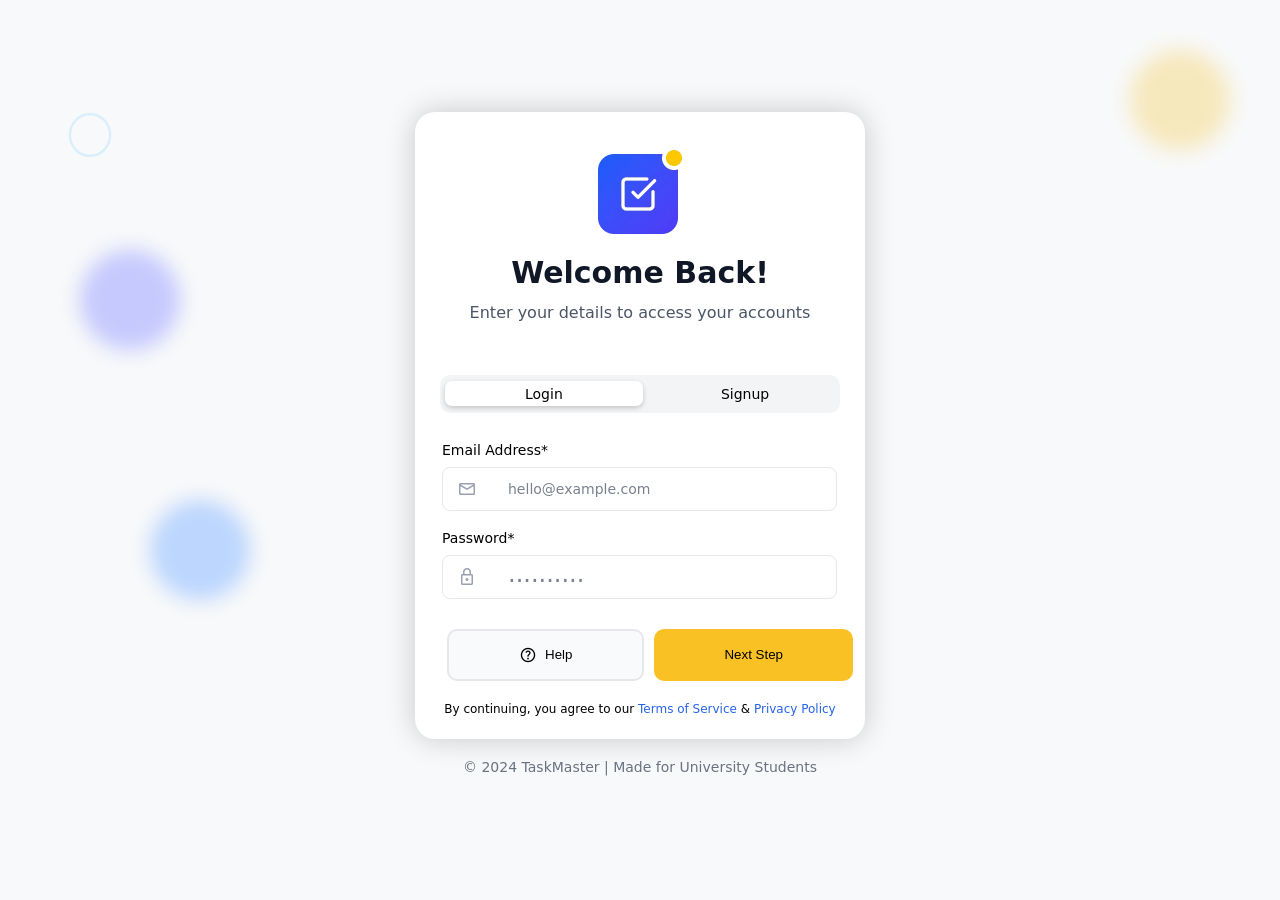
<file: index.html>
<!DOCTYPE html>
<html lang="en">
<head>
    <link rel="icon" type="image/x-icon" href="favicon.ico">
     <link rel="stylesheet" href="components/background/background.css">
     <link rel="stylesheet" href="modules/login/login.css">
     <link rel="stylesheet" href="components/buttons/buttons.css">
</head>
<body>

    <div data-import="components/background/background.html"></div> 
    <div data-import="modules/login/login.html"></div>

    


    <script src="assest/js/global.js"></script>
    <script src="modules/login/login.js"></script>
</body>
</html>
</file>
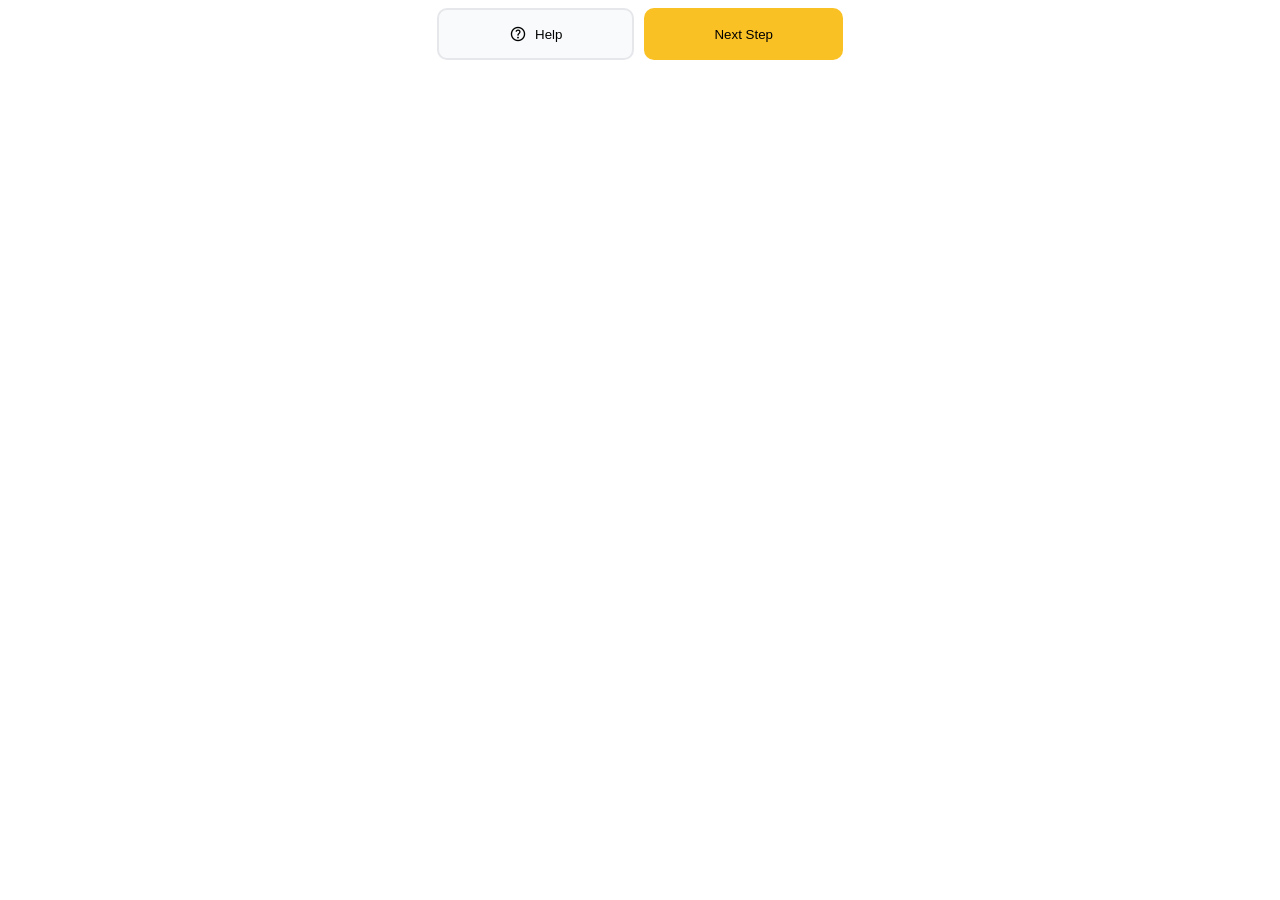
<file: components/buttons/buttons.html>
<head>
   <link rel="stylesheet" href="/components/buttons/buttons.css">
   <link href="https://fonts.googleapis.com/css2?family=Material+Symbols+Outlined" rel="stylesheet" />

</head>
<body>
    <div class="button-container">
        <button class="help"><span class="material-symbols-outlined">help</span> Help</button>
        <button class="next-step" type="submit" id="signupButton">Next Step</button>

    </div>
</body>
</html>
</file>
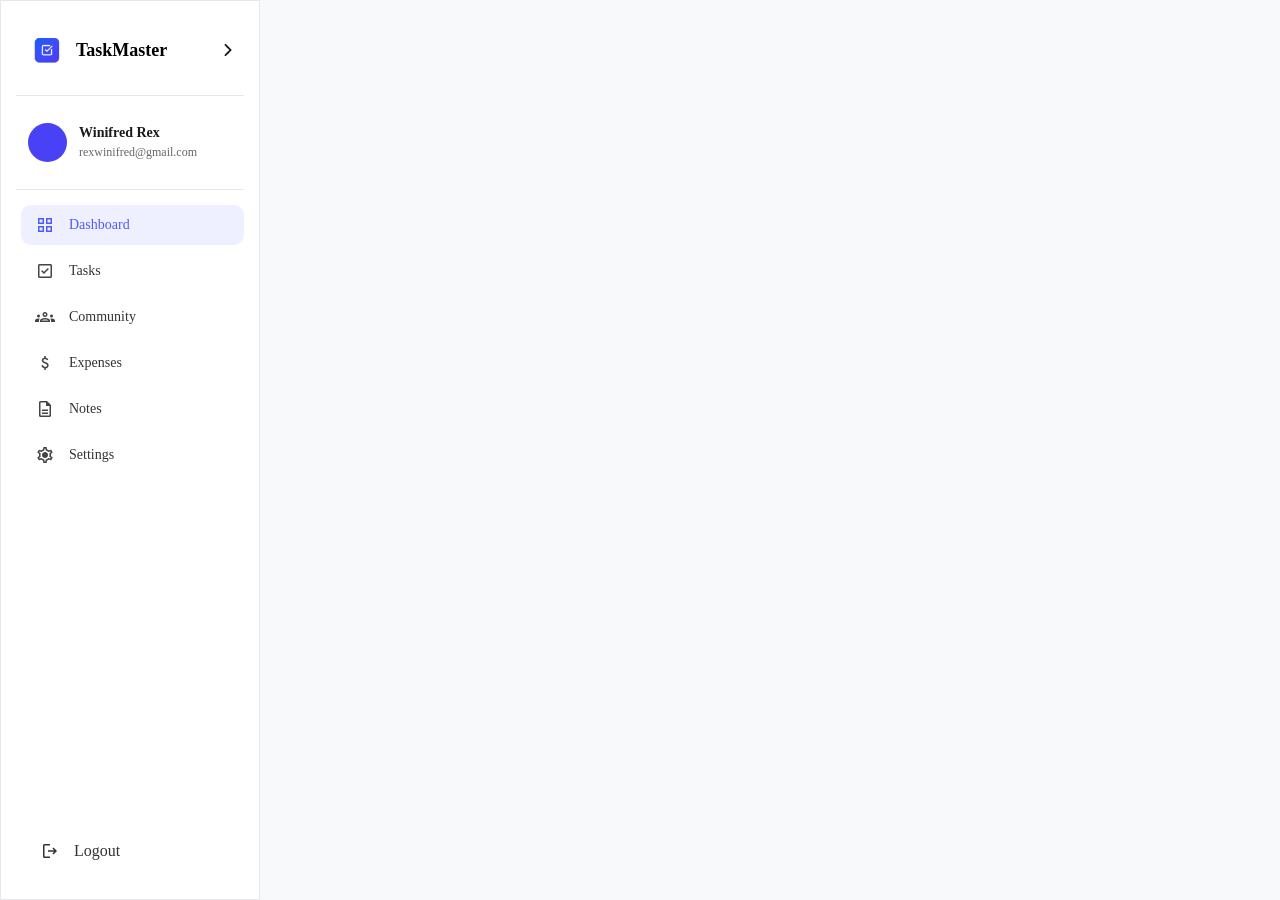
<file: components/side-bar/sidebar.html>
<!DOCTYPE html>
<html lang="en">
<head>
    <link rel="stylesheet" href="/components/side-bar/sidebar.css">
    <link href="https://fonts.googleapis.com/css2?family=Material+Symbols+Outlined" rel="stylesheet" />
    <title>Collapsible Sidebar</title>
</head>
<body>
    <div class="sidebar">
        <div class="logo">
            <img src="/components/side-bar/dashboard.png" alt="Logo">
            <h2>TaskMaster</h2>
             <img src="/components/side-bar/arrow-point-to-right.png" 
         alt="Collapse Arrow" 
         class="collapse-arrow" 
         id="collapseArrow">
        </div>

        <div class="divider1"></div>

        <div class="profile">
            <div class="avatar" id="profileAvatar"></div>

            <div class="profile-info">
                <div class="name">Winifred Rex</div>
                <div class="gmail">rexwinifred@gmail.com</div>
            </div>
        </div>


        <div class="divider1"></div>

        <ul class="menu">
            <li>
                <span class="material-symbols-outlined">grid_view</span>
                Dashboard
            </li>

            <li>
                <span class="material-symbols-outlined">check_box</span>
                Tasks
            </li>

            <li>
                <span class="material-symbols-outlined">groups</span>
                Community
            </li>

            <li>
                <span class="material-symbols-outlined">attach_money</span>
                Expenses
            </li>

            <li>
                <span class="material-symbols-outlined">description</span>
                Notes
            </li>

            <li>
                <span class="material-symbols-outlined">settings</span>
                Settings
            </li>
        </ul>


        <div class="logout">
            <a href="#"><span class="material-symbols-outlined">logout</span> Logout</a>
        </div>
    </div>

    <script src="/components/side-bar/sidebar.js"></script>
</body>
</html>
</file>
<file: components/background/background.css>
:root{
    --color1: #C5C9FD;
    --color2: #BCD6FD;
    --color3: #F6E8BD;
    --color-base: #F8F9FA;
}

body {
    background-color: var(--color-base);
    margin: 0;
    padding: 0;
    overflow: hidden; 
}
@keyframes softGlow {
  0%, 100% { opacity: 0.8; filter: blur(15px); }
  50% { opacity: 0.10; filter: blur(25px); }
}
.circle1{
    background-color: var(--color1);
    height:100px;
    width:100px;
    position: absolute;
    filter: blur(10px);
    border-radius: 50%;
    top: 250px;
    left: 80px;
    animation: softGlow 4s ease-in-out infinite;
}
.circle2{
    background-color: var(--color2);
    height:100px;
    width:100px;
    position: absolute;
    filter: blur(10px);
    border-radius: 50%;
    top: 500px;
    left: 150px;
    animation: softGlow 5s ease-in-out infinite;
}
.circle3{
   background-color: var(--color3);
    height:100px;
    width:100px;
    position: absolute;
    filter: blur(10px);
    border-radius: 50%;
    top: 50px;
    right: 50px;
    animation: softGlow 6s ease-in-out infinite;
}
.firstcircle{
    width: 120px;
    height: 70px;
    position: absolute;
    top: 100px;
    left: 30px;
}
</file>
<file: modules/login/login.css>
:root{
    --background-color: #ffffff;
    --button-bg: #F3F4F6;
}
body {
    display: flex; 
    justify-content: center; 
    align-items: center; 
    min-height: 100vh; 
    margin: 0;
    font-family: ui-sans-serif, system-ui, sans-serif, "Apple Color Emoji", "Segoe UI Emoji", "Segoe UI Symbol", "Noto Color Emoji";
}
.login-container{
    position: relative;
    min-height: auto; 
    padding-bottom: 10px; 
    width: 450px;
    background-color: var(--background-color);
    box-shadow: 0 0 30px rgba(0, 0, 0, 0.2);
    border-radius: 20px;
}
.login-container img{
    width: 130px;
    padding-top: 30px;
}
.login-container h1{
    margin: auto;
    font-family: ui-sans-serif, system-ui, sans-serif, "Apple Color Emoji", "Segoe UI Emoji", "Segoe UI Symbol", "Noto Color Emoji";
    font-size: 30px;
    font-weight: 700;
    line-height: 36px;
    color: oklch(0.21 0.034 264.665);
}
.login-container h2{
    padding-top: 10px;
    padding-bottom: 30px;
    margin: auto;
    font-family: ui-sans-serif, system-ui, sans-serif, "Apple Color Emoji", "Segoe UI Emoji", "Segoe UI Symbol", "Noto Color Emoji";
    font-size: 16px;
    font-weight: 400;
    line-height: 24px;
    color: oklch(0.446 0.03 256.802);
}
.login-header{
    text-align: center;
}
.toggle-login{
    display: flex; 
    align-items: center; 
    background-color: var(--button-bg);
    width: 400px;
    height: 38px;
    border-radius: 10px;
    margin: 20px auto;
}
.login.active {
    background-color: white;
    border: none;
    padding-left: 80px;
    padding-right: 80px;
    padding-top: 4.5px;
    padding-bottom: 4.5px;
    box-shadow: 0 2px 5px rgba(0, 0, 0, 0.2);
    border-radius: 7px;
    margin-left: 5px;
}
.login{

    font-size: 12px;
    font-weight: 500;
    line-height: 20px;
    color: rgb(30, 41, 59);
    all: unset;   
    cursor: pointer;
    margin-left: 74px;
    margin-right: 13px;
}
.signup{
    font-family: ui-sans-serif, system-ui, sans-serif, "Apple Color Emoji", "Segoe UI Emoji", "Segoe UI Symbol", "Noto Color Emoji";
    font-size: 14px;
    font-weight: 500;
    line-height: 20px;
    color: rgb(30, 41, 59);
    border: none;
    all: unset;  
    cursor: pointer;
    margin-left: 60px;
}
.signup.active{
    background-color: white;
    border: none;
    padding-left: 80px;
    padding-right: 80px;
    padding-top: 4.5px;
    padding-bottom: 4.5px;
    box-shadow: 0 2px 5px rgba(0, 0, 0, 0.2);
    border-radius: 7px;
    margin-right: 5px;
}
.readonly{
    font-family: ui-sans-serif, system-ui, sans-serif, "Apple Color Emoji", "Segoe UI Emoji", "Segoe UI Symbol", "Noto Color Emoji";
    font-size: 14px;
    font-weight: 500;
    line-height: 14px;
    display: block; 
    position: relative;
    padding: 10px 10px 10px 0; 
}

.login-container input[type="text"],
.login-container input[type="password"] {
    width: 395px; 
    padding: 12px 15px; 
    margin-bottom: 10px;
    border: 1px solid #E5E7EB; 
    border-radius: 8px;
    box-sizing: border-box; 
    font-size: 16px;
    color: #374151;
     padding-left: 45px;   
}
.login-container input[type="text"]::placeholder{
    font-family: ui-sans-serif, system-ui, sans-serif, "Apple Color Emoji", "Segoe UI Emoji", "Segoe UI Symbol", "Noto Color Emoji";
    font-size: 14px;
    font-weight: 400;
    color: #7a818d;
    padding-left: 20px;
}
.login-container input[type="password"]::placeholder{
    font-family: ui-sans-serif, system-ui, sans-serif, "Apple Color Emoji", "Segoe UI Emoji", "Segoe UI Symbol", "Noto Color Emoji";
    font-size: 24px;
    font-weight: 400;
    color: #7a818d;
    padding-left: 20px;
}
p{
    font-family: ui-sans-serif, system-ui, sans-serif, "Apple Color Emoji", "Segoe UI Emoji", "Segoe UI Symbol", "Noto Color Emoji";
    font-size: 12px;
    font-weight: 400;
    line-height: 16px;
    text-align: center;
    margin-top: 20px;
}
.imported-button{
    margin-top: 20px;
}
.input-group {
    position: relative;
    width: 395px;
    margin-left: 27px;
}
.input-group input {
    width: 100%;
    padding: 12px 45px 12px 15px; 
    border: 1px solid #E5E7EB;
    border-radius: 8px;
    font-size: 16px;
    box-sizing: border-box;
}
.input-group .icon {
    position: absolute;
    left: 15px;         
    top: 53%;
    color: #99A1AF;
    font-size: 20px;
}
.footer-text {
   position: relative; 
    margin-top: 20px;
    left: 0;
    right: 0;
    text-align: center;
    font-family: ui-sans-serif, system-ui, sans-serif, "Apple Color Emoji", "Segoe UI Emoji", "Segoe UI Symbol", "Noto Color Emoji";
    font-size: 14px;
    font-weight: 400;
    line-height: 16px;
    color: #6A7282;
}
.highlight {
    color: #2563eb; 
    cursor: pointer; 
}
.button-bg .login,
.button-bg .signup {
    font-weight: 500; 
    font-size: 14px;
}
.password-p{
    margin: 0px;
    text-align: left;
    margin-left:28px;
    color: #6A7282;
}
.imported-button
{
    margin-left: 20px;
}
</file>
<file: components/buttons/buttons.css>
.help{
   background-color: #e8eaf0;
   padding: 15px 70px;
   border-radius: 10px;
   gap: 20px;
   border: 2px solid#E6E7EB;
} 
.next-step{
    background-color: #fac125;
    padding: 15px 70px;
    border-radius: 10px;
    border: none;
    cursor: pointer;

}
.button-container {
    display: flex;
    justify-content: center;
    gap: 10px;
}
.help {
    display: inline-flex;
    align-items: center;
    justify-content: center;
    gap: 8px;
    padding: 15px 70px; 
    background-color: #F9FAFB;
}
.help .material-symbols-outlined {
    font-size: 18px;
}
</file>
<file: components/side-bar/sidebar.css>
* {
    margin: 0;
    padding: 0;
    box-sizing: border-box;
}

html, body {
    height: 100%;
}

body {
    display: flex;
    min-height: 100vh;
    background-color: #f8f9fa;
    overflow-x: hidden;
    transition: all 0.3s ease;
}

.main-content {
    flex: 1;
    margin-left: 260px;
    transition: margin-left 0.3s ease, width 0.3s ease;
    min-height: 100vh;
    width: calc(100% - 260px);
    overflow-x: hidden;
}

.sidebar.collapsed ~ .main-content {
    margin-left: 70px;
    width: calc(100% - 70px);
}

.sidebar.collapsed ~ .main-content .dashboard-content {
    padding: 30px;
    width: 100%;
}

.sidebar, .main-content, .dashboard-content {
    transition: all 0.3s cubic-bezier(0.4, 0, 0.2, 1);
}

.sidebar {
    width: 260px;
    height: 100vh;
    background-color: #ffffff;
    display: flex;
    flex-direction: column;
    border: 1px solid #E6E7EB;
    position: fixed;
    left: 0;
    top: 0;
    transition: width 0.3s ease, left 0.3s ease;
    justify-content: flex-start;
    padding: 20px 15px;
    overflow-x: hidden;
    z-index: 1000;
}

.logo {
    display: flex;
    align-items: center;
    gap: 10px;
    position: relative;
    padding: 10px;
    border-radius: 8px;
}

.logo img {
    width: 40px;
    height: auto;
    transition: all 0.3s ease;
}

.sidebar.collapsed .logo img {
    width: 32px;
    margin-left: 5px;
}

.logo h2 {
    font-size: 18px;
    color: #000;
    white-space: nowrap;
    transition: opacity 0.3s ease;
    opacity: 1;
}

.sidebar.collapsed .logo h2 {
    opacity: 0;
    width: 0;
    overflow: hidden;
}

.divider1 {
    border-top: 0.5px solid #E6E7EB;
    margin: 15px 0;
}

.collapse-arrow {
    width: 12px;
    height: 12px;
    max-width: 12px;
    max-height: 12px;
    object-fit: contain;
    margin-left: auto;
    cursor: pointer;
    transition: transform 0.3s ease;
}

.sidebar.collapsed .collapse-arrow {
    transform: rotate(180deg);
    margin-left: 0;
}

.sidebar.collapsed {
    width: 70px;
    align-items: center;
}

.profile {
    display: flex;
    align-items: center;
    gap: 12px;
    padding: 12px;
    border-radius: 8px;
    transition: all 0.3s ease;
}

.sidebar.collapsed .profile {
    justify-content: center;
    padding: 12px 5px;
}

.avatar {
    width: 39px;
    height: 39px;
    border-radius: 50%;
    background-color: #4941F5;
    color: white;
    display: flex;
    justify-content: center;
    align-items: center;
    font-size: 16px;
    font-weight: bold;
    text-transform: uppercase;
    flex-shrink: 0;
}

.profile-info {
    display: flex;
    flex-direction: column;
    gap: 4px;
    white-space: nowrap;
    transition: opacity 0.3s ease;
    opacity: 1;
    overflow: hidden;
}

.sidebar.collapsed .profile-info {
    opacity: 0;
    width: 0;
    overflow: hidden;
}

.profile-info .name {
    font-size: 14px;
    font-weight: bold;
    color: #1a1a1a;
}

.profile-info .gmail {
    font-size: 12px;
    color: #666;
}

.menu {
    list-style: none;
    margin-left: 5px;
    padding: 0;
}

.menu li {
    display: flex;
    align-items: center;
    gap: 12px;
    padding: 10px 12px;
    margin-bottom: 6px;
    font-size: 14px;
    color: #333;
    cursor: pointer;
    border-radius: 10px;
    transition: all 0.2s ease;
    white-space: nowrap;
}

.sidebar.collapsed .menu li {
    justify-content: center;
    padding: 12px;
    margin-left: 0;
}

.menu li span.material-symbols-outlined {
    font-size: 20px;
    color: #444;
    flex-shrink: 0;
    min-width: 24px;
    text-align: center;
}

.menu-text {
    transition: opacity 0.3s ease;
    opacity: 1;
    overflow: hidden;
}

.sidebar.collapsed .menu-text {
    opacity: 0;
    width: 0;
    overflow: hidden;
}

.menu li:hover {
    background: #f3f4ff;
    color: #4b5bfd;
}

.menu li:hover span.material-symbols-outlined {
    color: #4b5bfd;
}

.menu li.active {
    background: #eef0ff;
    color: #4b5bfd;
}

.menu li.active span.material-symbols-outlined {
    color: #4b5bfd;
}

.logout {
    margin-top: auto;
    padding: 10px;
}

.logout a {
    text-decoration: none;
    display: flex;
    align-items: center;
    gap: 12px;
    color: #333;
    padding: 8px 12px;
    border-radius: 8px;
    transition: all 0.2s ease;
}

.sidebar.collapsed .logout a {
    justify-content: center;
    padding: 12px;
}

.logout a:hover {
    background: #f3f4ff;
    color: #ef4444;
}

.logout .material-symbols-outlined {
    font-size: 20px;
    flex-shrink: 0;
    min-width: 24px;
    text-align: center;
}

.logout-text {
    transition: opacity 0.3s ease;
    opacity: 1;
    overflow: hidden;
}

.sidebar.collapsed .logout-text {
    opacity: 0;
    width: 0;
    overflow: hidden;
}

.sidebar.collapsed .menu li {
    position: relative;
}

.sidebar.collapsed .menu li::after {
    content: attr(data-tooltip);
    position: absolute;
    left: 100%;
    top: 50%;
    transform: translateY(-50%);
    background: #1a1a1a;
    color: white;
    padding: 6px 10px;
    border-radius: 4px;
    font-size: 12px;
    white-space: nowrap;
    opacity: 0;
    pointer-events: none;
    transition: opacity 0.2s ease;
    z-index: 1000;
    margin-left: 8px;
}

.sidebar.collapsed .menu li:hover::after {
    opacity: 1;
}

.sidebar.collapsed .profile {
    position: relative;
}

.sidebar.collapsed .profile::after {
    content: attr(data-tooltip);
    position: absolute;
    left: 100%;
    top: 50%;
    transform: translateY(-50%);
    background: #1a1a1a;
    color: white;
    padding: 6px 10px;
    border-radius: 4px;
    font-size: 12px;
    white-space: nowrap;
    opacity: 0;
    pointer-events: none;
    transition: opacity 0.2s ease;
    z-index: 1000;
    margin-left: 8px;
}

.sidebar.collapsed .profile:hover::after {
    opacity: 1;
}

.sidebar.collapsed .logout {
    position: relative;
}

.sidebar.collapsed .logout::after {
    content: "Logout";
    position: absolute;
    left: 100%;
    top: 50%;
    transform: translateY(-50%);
    background: #1a1a1a;
    color: white;
    padding: 6px 10px;
    border-radius: 4px;
    font-size: 12px;
    white-space: nowrap;
    opacity: 0;
    pointer-events: none;
    transition: opacity 0.2s ease;
    z-index: 1000;
    margin-left: 8px;
}

.sidebar.collapsed .logout:hover::after {
    opacity: 1;
}
</file>
